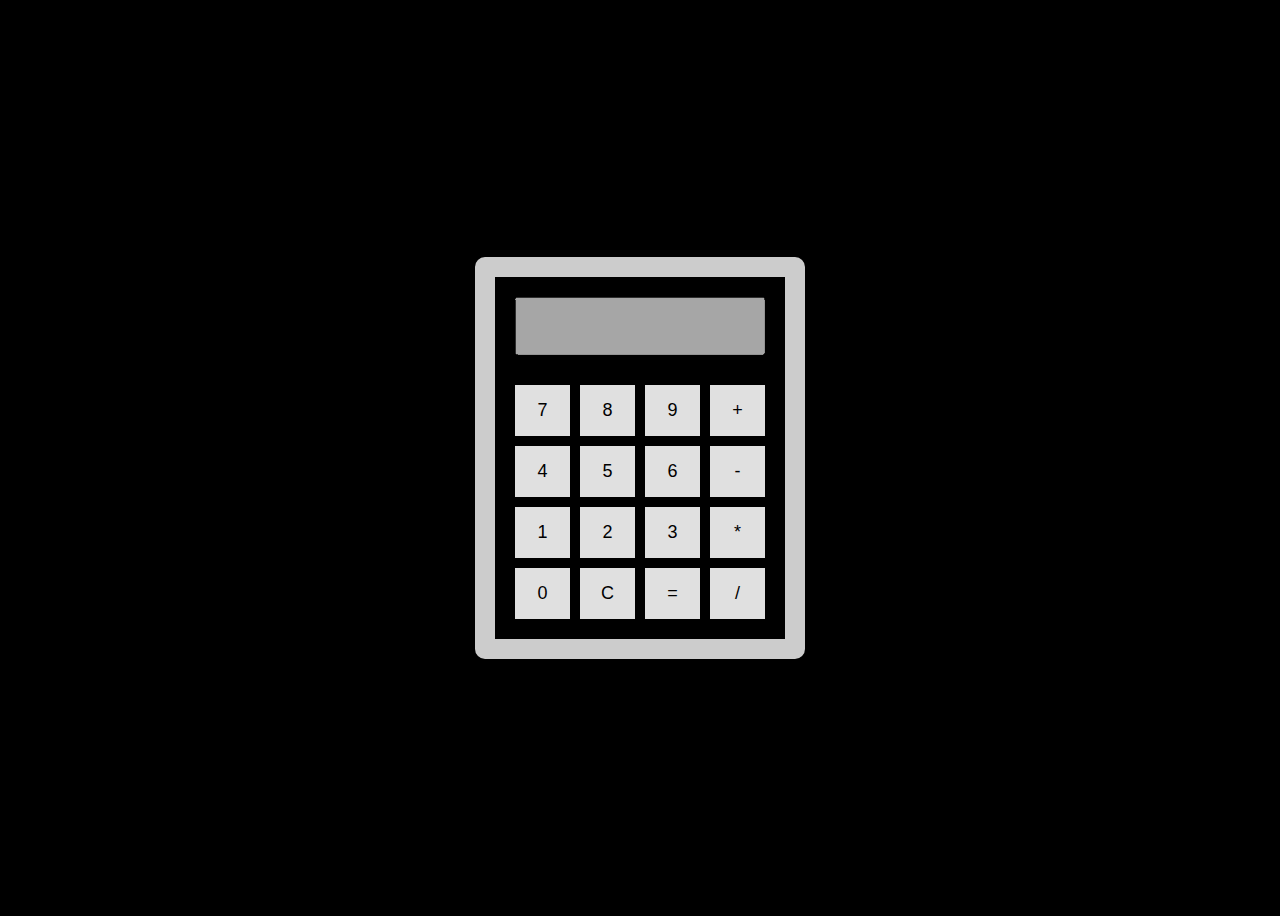
<file: Calculator/index.html>
<!DOCTYPE html>
<html lang="en">
<head>
  <meta charset="UTF-8">
  <meta name="viewport" content="width=device-width, initial-scale=1.0">
  <title>Simple Calculator</title>
  <link rel="stylesheet" href="style.css">
</head>
<body>
  <div class="calculator">
    <input type="text" id="display" disabled>
    <div class="keys">
      <button onclick="addToDisplay('7')">7</button>
      <button onclick="addToDisplay('8')">8</button>
      <button onclick="addToDisplay('9')">9</button>
      <button onclick="addToDisplay('+')">+</button>
      <button onclick="addToDisplay('4')">4</button>
      <button onclick="addToDisplay('5')">5</button>
      <button onclick="addToDisplay('6')">6</button>
      <button onclick="addToDisplay('-')">-</button>
      <button onclick="addToDisplay('1')">1</button>
      <button onclick="addToDisplay('2')">2</button>
      <button onclick="addToDisplay('3')">3</button>
      <button onclick="addToDisplay('*')">*</button>
      <button onclick="addToDisplay('0')">0</button>
      <button onclick="clearDisplay()">C</button>
      <button onclick="calculate()">=</button>
      <button onclick="addToDisplay('/')">/</button>
    </div>
  </div>

  <script src="script.js"></script>
</body>
</html>
</file>
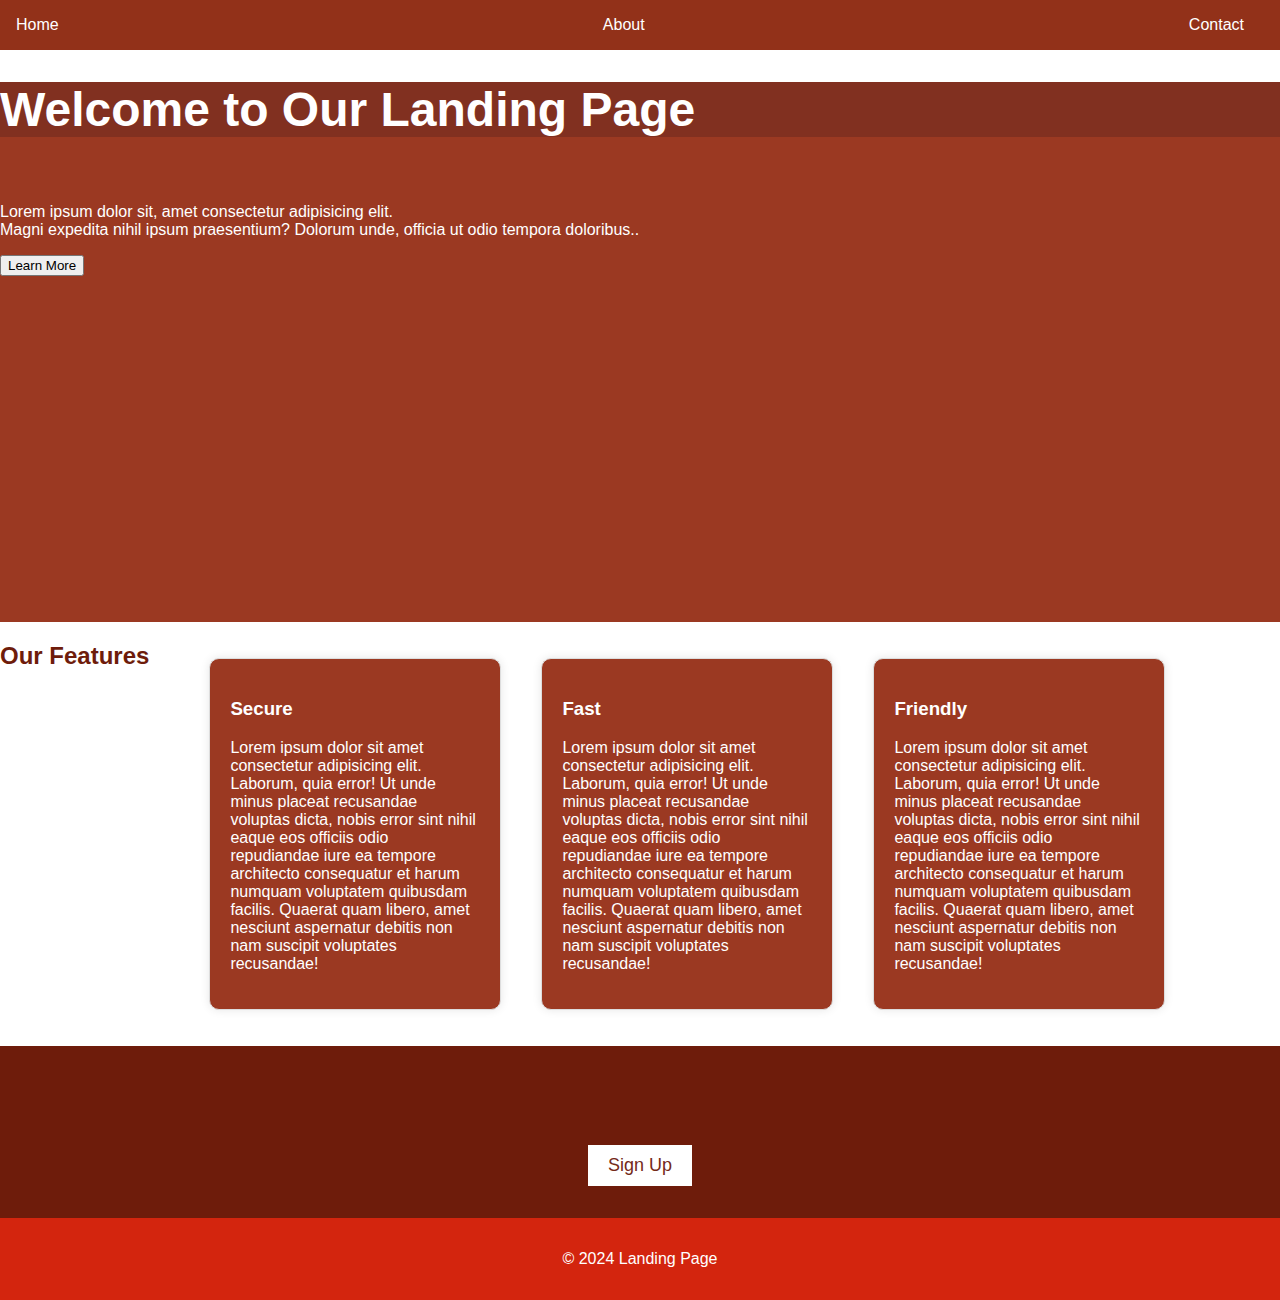
<file: Landing Page/landing page.html>
<!DOCTYPE html>
<html lang="en">
<head>
    <meta charset="UTF-8">
    <meta name="viewport" content="width=device-width, initial-scale=1.0">
    <title>Landing Page</title>
    <link rel="stylesheet" href="style.css">
</head>
<body>
    <header>
        <nav>
            <ul>
                <li><a href="#">Home</a></li>
                <li><a href="#">About</a></li>
                <li><a href="#">Contact</a></li>
            </ul>
        </nav>
    </header>
    <main>
        <section class="hero">
            <h1>Welcome to Our Landing Page </h1><br>
            <p>Lorem ipsum dolor sit, amet consectetur adipisicing elit. <br> Magni expedita nihil ipsum praesentium? Dolorum unde, officia ut odio tempora doloribus..</p>
            <button>Learn More</button>
        </section>
        <section class="features">
            <h2>Our Features</h2>
            <ul>
                <li class="card">
                    
                    <h3>Secure</h3>
                    <p>Lorem ipsum dolor sit amet consectetur adipisicing elit. <br>
                       Laborum, quia error! Ut unde minus placeat recusandae voluptas dicta, nobis error sint nihil eaque eos officiis odio repudiandae iure ea tempore architecto consequatur et harum numquam voluptatem quibusdam facilis. Quaerat quam libero, amet nesciunt aspernatur debitis non nam suscipit voluptates recusandae!</p>
                </li>
                <li class="card">
                    <i class="fas fa-rocket"></i>
                    <h3>Fast</h3>
                    <p>Lorem ipsum dolor sit amet consectetur adipisicing elit. Laborum, quia error! Ut unde minus placeat recusandae voluptas dicta, nobis error sint nihil eaque eos officiis odio repudiandae iure ea tempore architecto consequatur et harum numquam voluptatem quibusdam facilis. Quaerat quam libero, amet nesciunt aspernatur debitis non nam suscipit voluptates recusandae!</p>
                </li>
                <li class="card">
                    <i class="fas fa-smile"></i>
                    <h3>Friendly</h3>
                    <p>Lorem ipsum dolor sit amet consectetur adipisicing elit. Laborum, quia error! Ut unde minus placeat recusandae voluptas dicta, nobis error sint nihil eaque eos officiis odio repudiandae iure ea tempore architecto consequatur et harum numquam voluptatem quibusdam facilis. Quaerat quam libero, amet nesciunt aspernatur debitis non nam suscipit voluptates recusandae!</p>
                </li>
            </ul>
        </section>
        <section class="call-to-action">
            <h2>Get Started Today!</h2>
            <button>Sign Up</button>
        </section>
    </main>
    <footer>
        <p>&copy; 2024 Landing Page</p>
    </footer>
</body>
</html>
</file>
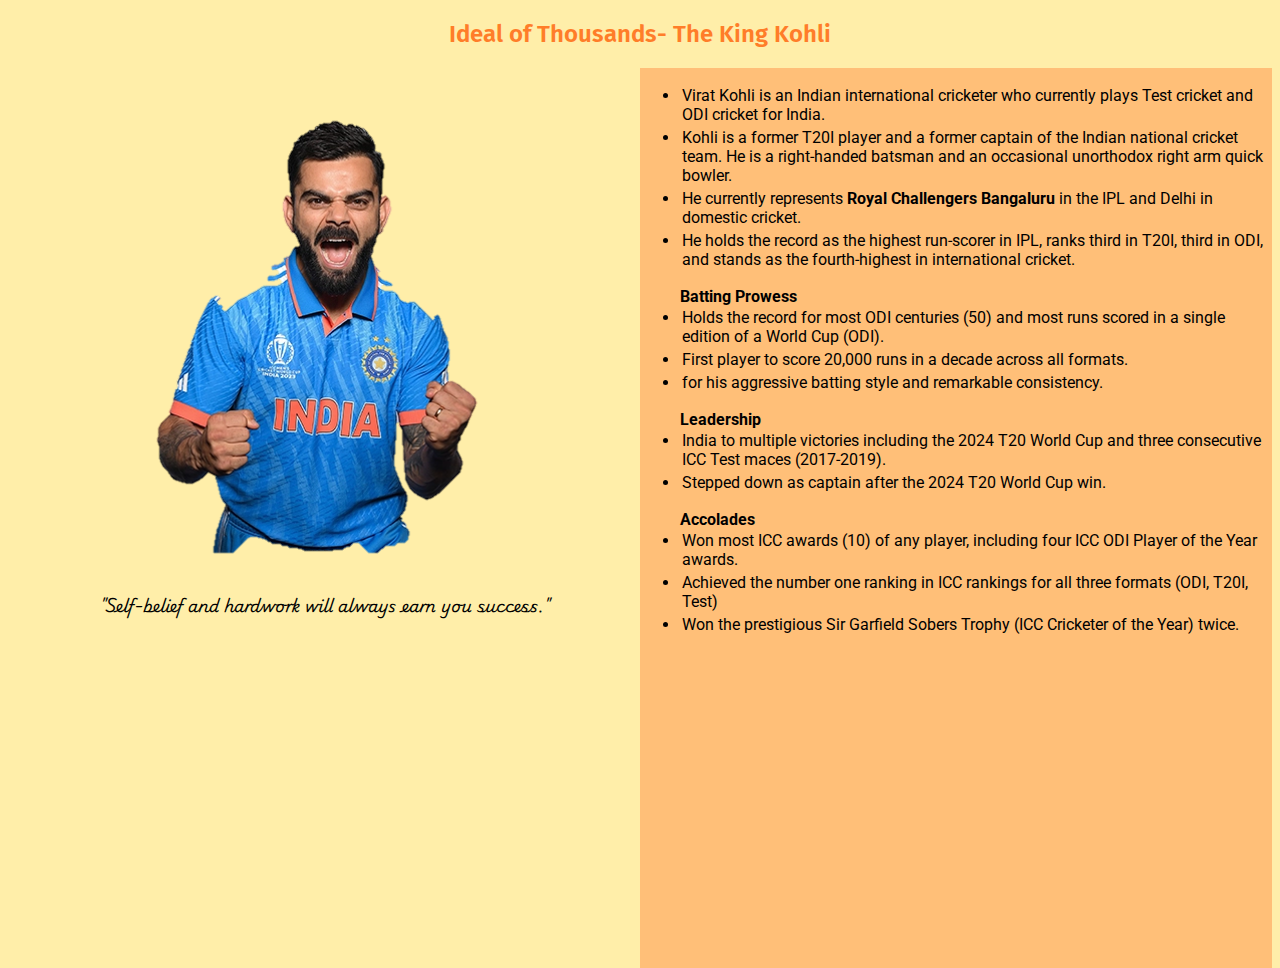
<file: Tribute Page/tribute.html>
<!DOCTYPE html>
<html lang="en">
  <head>
    <meta charset="UTF-8" />
    <meta name="viewport" content="width=device-width, initial-scale=1.0" />
    <title>Virat Kohli-Tribute Page</title>
    <link rel="stylesheet" href="tribute.css" />
  </head>
  <body>
    <header>
        <h2>Ideal of Thousands- The King Kohli</h2>
    </header>
    <main>
      <div class="left">
        <!-- Image -->
         <img src="image.png" alt="Virat Kohli">
         <p><b>"Self-belief and hardwork will always earn you success."</b></p>
      </div>
      <div class="right">
        <!-- text-->
    <ul>
        <li>Virat Kohli is an Indian international cricketer who currently plays
        Test cricket and ODI cricket for India.</li>
       <li> Kohli is a former T20I player and a former captain of the Indian national cricket team.
        He is a right-handed batsman and an occasional unorthodox right arm quick bowler. </li>
       <li>He currently represents <b>Royal Challengers Bangaluru</b> in the IPL and Delhi in domestic cricket.</li>
        <li>He holds the record as the highest run-scorer in IPL, ranks third in T20I, third in ODI, and stands as the fourth-highest in international cricket.</li>
    </ul>
       <ul> <b>Batting  Prowess</b>
            <li>Holds the record for most ODI centuries (50) and most runs scored in a single edition of a World Cup (ODI).</li>
            <li>First player to score 20,000 runs in a decade across all formats.</li>
            <li>for his aggressive batting style and remarkable consistency.</li>
        </ul>
        <ul>
            <span> <b>Leadership </b></span>
            <li>India to multiple victories including the 2024 T20 World Cup and three consecutive ICC Test maces (2017-2019).</li>
            <li>Stepped down as captain after the 2024 T20 World Cup win.</li>
        </ul>
        <ul> <b>Accolades</b>
            <li>Won most ICC awards (10) of any player, including four ICC ODI Player of the Year awards.</li>
            <li>Achieved the number one ranking in ICC rankings for all three formats (ODI, T20I, Test)</li>
            <li>Won the prestigious Sir Garfield Sobers Trophy (ICC Cricketer of the Year) twice.</li>
        </ul>    
    </div>
    </main>
  </body>
</html>
</file>
<file: Calculator/style.css>
body {
  display: flex;
  justify-content: center;
  align-items: center;
  height: 100vh;
  background-color: black;
}

.calculator {
  background-color: black;
  border: 20px solid #ccc;
  padding: 20px;
  border-radius: 10px;
  width: 250px;
  box-shadow: 100 100 10px rgb(0,0,0);
}

.calculator #display {
  width: 100%;
  box-sizing: border-box;
  font-size: 30px;
  padding: 10px;
  margin-bottom: 30px;
}

.calculator .keys {
  display: grid;
  grid-template-columns: repeat(4, 1fr);
  gap: 10px;
}

.calculator .keys button {
  padding: 15px;
  font-size: 18px;
  background-color: #e0e0e0;
  border: none;
  cursor: pointer;
}

.calculator .keys button:hover {
  background-color: #d0d0d0;
}
</file>
<file: Landing Page/style.css>
body {
    font-family: Arial, sans-serif;
    margin: 0;
    padding: 0;
}

header {
    background-color: #923119;
    color: #fff;
    padding: 1em;
    text-align: center;
}

nav ul {
    list-style: none;
    margin: 0;
    padding: 0;
    display: flex;
    justify-content: space-between;
}

nav li {
    margin-right: 20px;
}

nav a {
    color: #fff;
    text-decoration: none;
}

.hero {
    background-image: linear-gradient(to bottom, #9B3922, #9B3922);
    background-size: 100% 300px;
    background-position: 0% 100%;
    height: 60vh;
    align-items: center;
    color: #fff;
}

.hero h1 {
    font-size: 48px;
    background-color: #813020;
}

.features {
    display: flex;
}

h2 {
    color: #6e1c0b;
}

.features li {
    margin: 20px;
    width: 250px;
      background-color: #9B3922;      /*box */
      color: white;
    padding: 20px;
    border: 1px solid #ddd;        
    border-radius: 10px;
    box-shadow: 0 0 10px rgba(0, 0, 0, 0.1);
}
.features ul{
    display: flex;
}
.features i {
    font-size: 25px;
    margin-bottom: 10px;
}

.call-to-action {
    background-color: #6e1c0b;    /*  get started today */
    color: #fff;
    padding: 2em;
    text-align: center;
}

.call-to-action button {
    background-color: #fff;
    color: #742a19;
    border: none;
    padding: 10px 20px;
    font-size: 18px;
    cursor: pointer;
}

footer {
    background-color: #d3250e;
    color: #fff;
    padding: 1em;
    text-align: center;
    clear: both;
}
</file>
<file: Tribute Page/tribute.css>
@import url("https://fonts.googleapis.com/css2?family=Fira+Sans:ital,wght@0,100;0,200;0,300;0,400;0,500;0,600;0,700;0,800;0,900;1,100;1,200;1,300;1,400;1,500;1,600;1,700;1,800;1,900&family=Roboto:ital,wght@0,100;0,300;0,400;0,500;0,700;0,900;1,100;1,300;1,400;1,500;1,700;1,900&display=swap");
@import url('https://fonts.googleapis.com/css2?family=Fira+Sans:ital,wght@0,100;0,200;0,300;0,400;0,500;0,600;0,700;0,800;0,900;1,100;1,200;1,300;1,400;1,500;1,600;1,700;1,800;1,900&family=Playwrite+DK+Uloopet:wght@100..400&family=Roboto:ital,wght@0,100;0,300;0,400;0,500;0,700;0,900;1,100;1,300;1,400;1,500;1,700;1,900&display=swap');
body{
  background-color: #FFEEA9;
  height: 100vh;
}
main {
  display:flex;
}
main .left {
  background-color: #FFEEA9;
  width: 50vw;
  height: 100vh;
  text-align: center;
  font-family: "Playwrite DK Uloopet", cursive;
  font-optical-sizing: auto;
  font-weight: <weight>;
  font-style: normal;
}
main .right {
  background-color: #FFBF78;
  width: 50vw;
  height: 100vh;
  font-family: "Roboto", sans-serif;
  font-weight: 400;
  font-style: normal;
}

header h2 {
  text-align: center;
  font-family: "Fira Sans", sans-serif;
  font-weight: 600;
  font-style: normal;
  background-color: #FFEEA9;
  color: #FF7D29;
}

span {
  text-align: center;
}

main .right ul li{
    padding: 2px;
}
</file>
